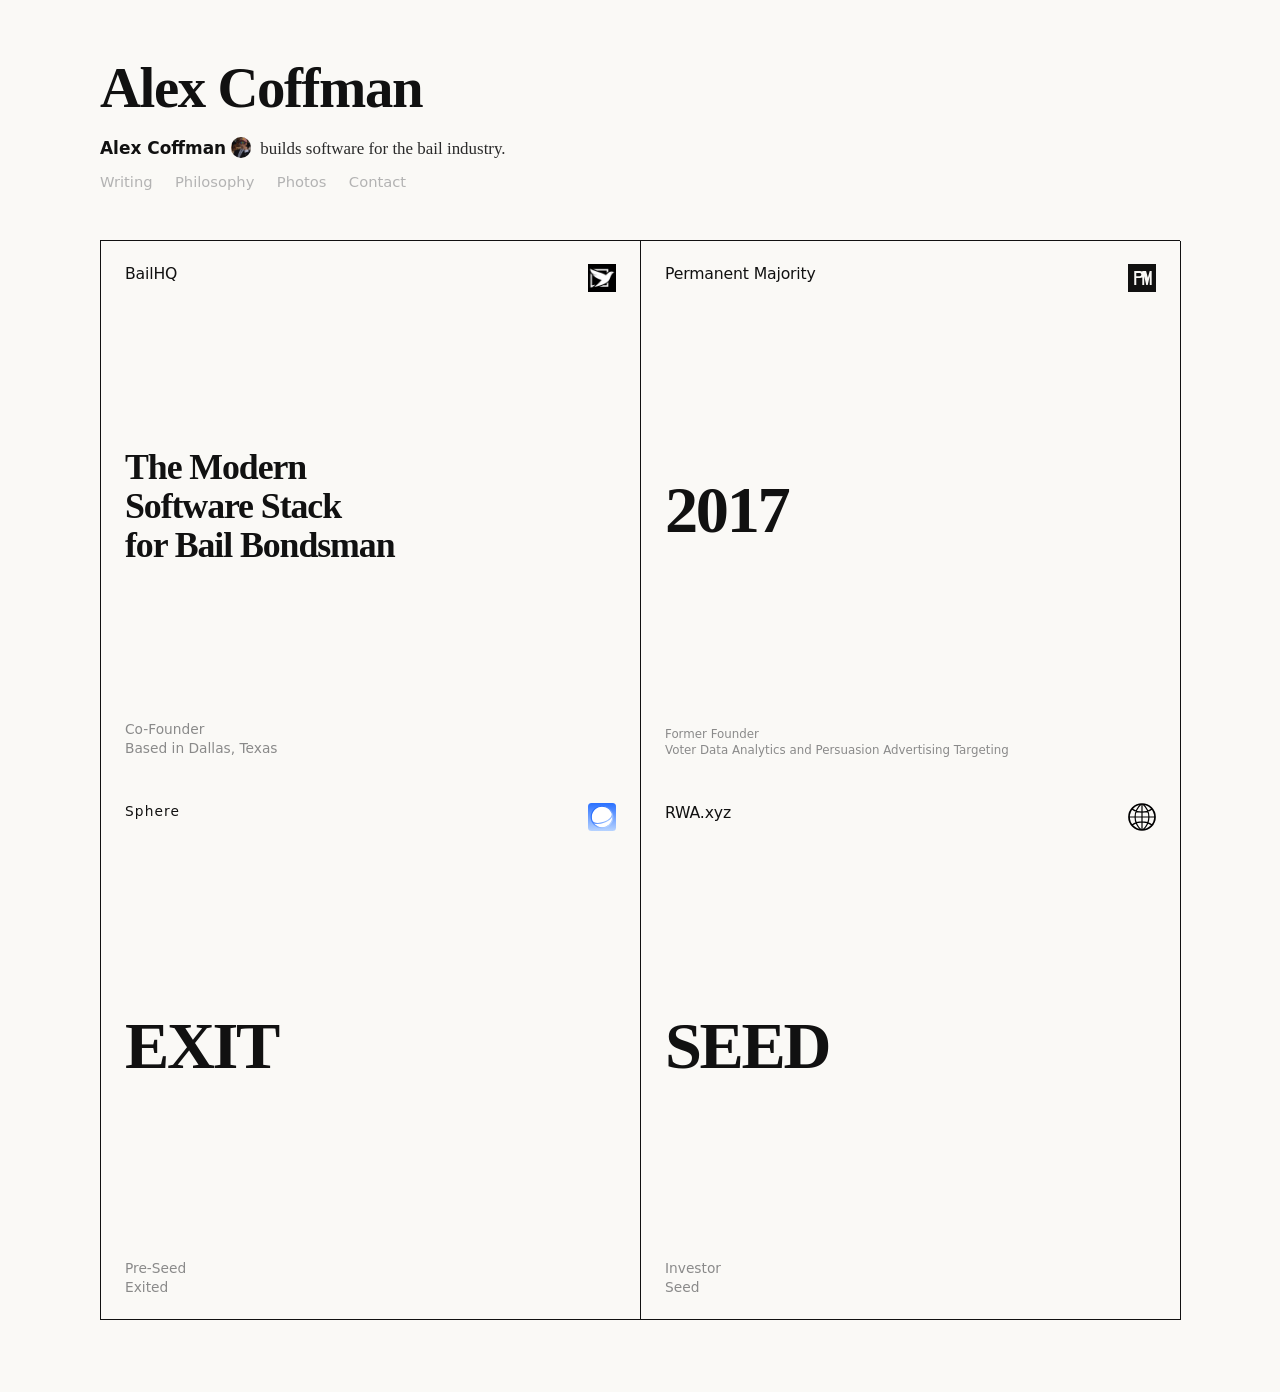
<file: index.html>
<!DOCTYPE html>
<html lang="en">
  <head>
    <meta charset="utf-8" />
    <meta name="viewport" content="width=device-width, initial-scale=1" />
    <title>Alex Coffman</title>
    <meta name="description" content="Alex Coffman builds software for the bail industry." />
    <meta name="theme-color" content="#FAF9F6" />
    <link rel="icon" href="assets/mark.png" />
    <link rel="stylesheet" href="styles.css" />
  </head>
  <body>
    <div class="page">
      <header>
        <h1><a href="https://alexcoffman1.github.io/">Alex Coffman</a></h1>
        <p class="bio">
          <strong>Alex Coffman</strong><img class="avatar" src="assets/alex.jpg" alt="" width="22" height="22" /> builds software for the bail industry.
        </p>
        <nav class="header-nav" aria-label="Site">
          <a href="writing.html">Writing</a>
          <a href="philosophy.html">Philosophy</a>
          <a href="photos.html">Photos</a>
          <a href="contact.html">Contact</a>
        </nav>
      </header>

      <main class="grid">
        <a class="card" href="https://bailhq.us">
          <div class="card-top">
            <span class="company">BailHQ</span>
            <img class="logo" src="assets/bailhq.png" alt="" width="28" height="28" />
          </div>
          <p class="statement">
            The Modern<br />
            Software Stack<br />
            for Bail Bondsman
          </p>
          <p class="meta">
            Co-Founder<br />
            Based in Dallas, Texas
          </p>
        </a>

        <div class="card card--static">
          <div class="card-top">
            <span class="company">Permanent Majority</span>
            <img class="logo" src="assets/pm.svg" alt="" width="28" height="28" />
          </div>
          <div class="figure">2017</div>
          <p class="meta meta--pm">
            Former Founder<br />
            Voter Data Analytics and Persuasion Advertising Targeting
          </p>
        </div>

        <a class="card" href="https://spherepay.co">
          <div class="card-top">
            <span class="company company--sphere">Sphere</span>
            <img class="logo" src="assets/sphere.svg" alt="" width="28" height="28" />
          </div>
          <div class="figure">EXIT</div>
          <p class="meta">
            Pre-Seed<br />
            Exited
          </p>
        </a>

        <a class="card" href="https://rwa.xyz">
          <div class="card-top">
            <span class="company">RWA.xyz</span>
            <img class="logo" src="assets/rwa.svg" alt="" width="28" height="28" />
          </div>
          <div class="figure">SEED</div>
          <p class="meta">
            Investor<br />
            Seed
          </p>
        </a>
      </main>

    </div>
  </body>
</html>
</file>
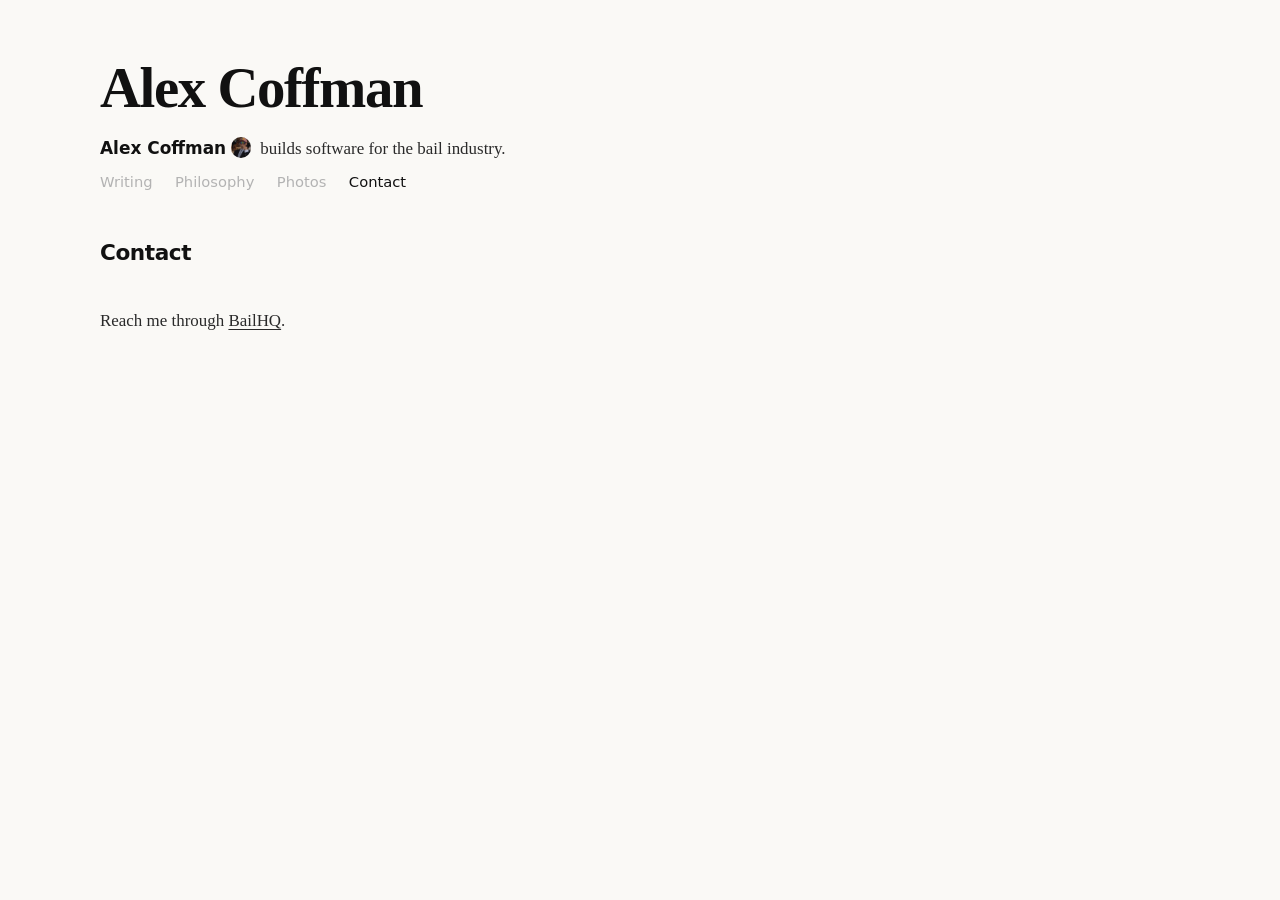
<file: contact.html>
<!DOCTYPE html>
<html lang="en">
  <head>
    <meta charset="utf-8" />
    <meta name="viewport" content="width=device-width, initial-scale=1" />
    <title>Contact — Alex Coffman</title>
    <meta name="description" content="How to reach Alex Coffman." />
    <meta name="theme-color" content="#FAF9F6" />
    <link rel="icon" href="assets/mark.png" />
    <link rel="stylesheet" href="styles.css" />
  </head>
  <body>
    <div class="page">
      <header>
        <h1><a href="https://alexcoffman1.github.io/">Alex Coffman</a></h1>
        <p class="bio">
          <strong>Alex Coffman</strong><img class="avatar" src="assets/alex.jpg" alt="" width="22" height="22" /> builds software for the bail industry.
        </p>
        <nav class="header-nav" aria-label="Site">
          <a href="writing.html">Writing</a>
          <a href="philosophy.html">Philosophy</a>
          <a href="photos.html">Photos</a>
          <a href="contact.html" aria-current="page">Contact</a>
        </nav>
      </header>

      <main class="content">
        <h2 class="page-title">Contact</h2>
        <p class="note">Reach me through <a href="https://bailhq.us">BailHQ</a>.</p>
      </main>
    </div>
  </body>
</html>
</file>
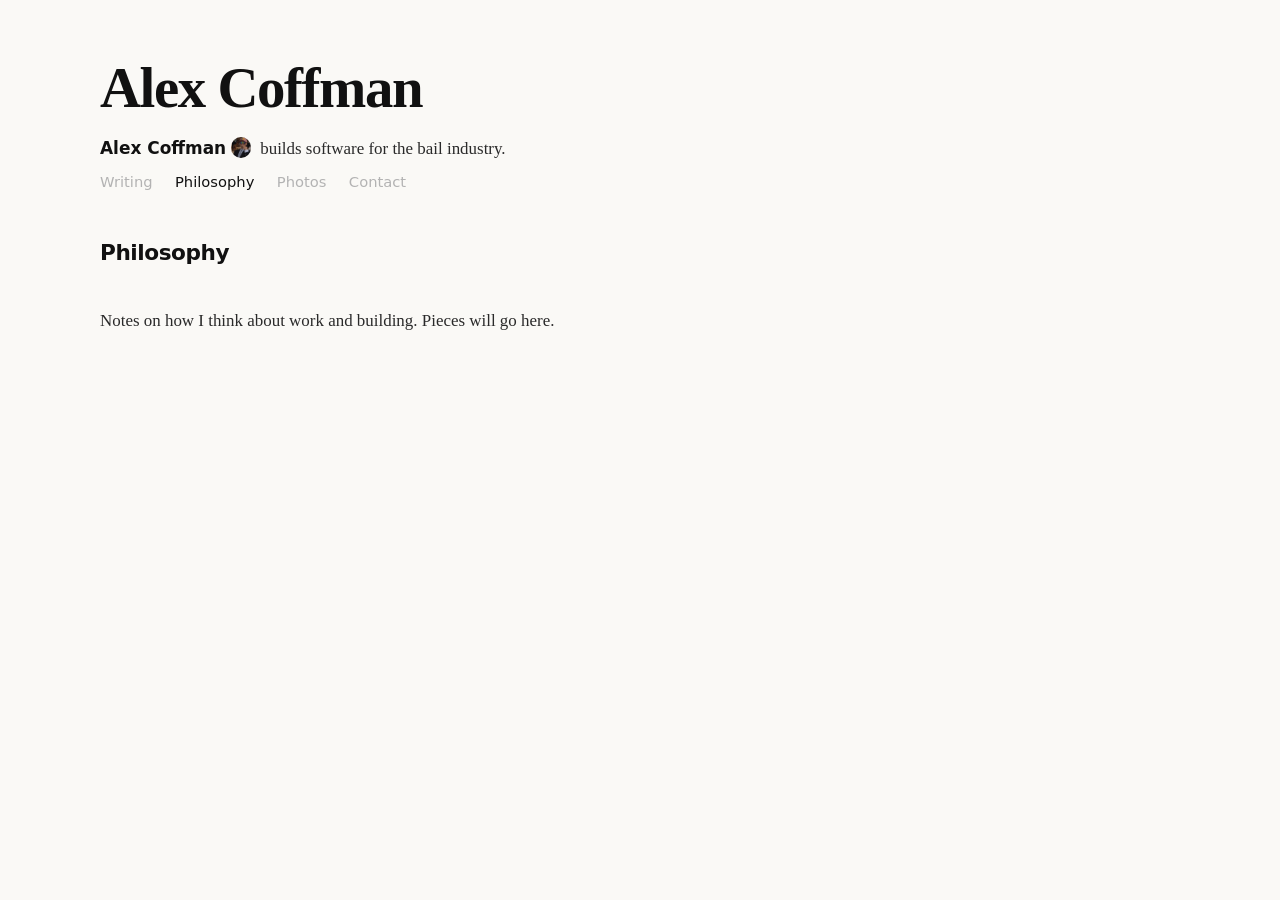
<file: philosophy.html>
<!DOCTYPE html>
<html lang="en">
  <head>
    <meta charset="utf-8" />
    <meta name="viewport" content="width=device-width, initial-scale=1" />
    <title>Philosophy — Alex Coffman</title>
    <meta name="description" content="Notes on how Alex Coffman thinks about work and building." />
    <meta name="theme-color" content="#FAF9F6" />
    <link rel="icon" href="assets/mark.png" />
    <link rel="stylesheet" href="styles.css" />
  </head>
  <body>
    <div class="page">
      <header>
        <h1><a href="https://alexcoffman1.github.io/">Alex Coffman</a></h1>
        <p class="bio">
          <strong>Alex Coffman</strong><img class="avatar" src="assets/alex.jpg" alt="" width="22" height="22" /> builds software for the bail industry.
        </p>
        <nav class="header-nav" aria-label="Site">
          <a href="writing.html">Writing</a>
          <a href="philosophy.html" aria-current="page">Philosophy</a>
          <a href="photos.html">Photos</a>
          <a href="contact.html">Contact</a>
        </nav>
      </header>

      <main class="content">
        <h2 class="page-title">Philosophy</h2>
        <p class="note">Notes on how I think about work and building. Pieces will go here.</p>
      </main>
    </div>
  </body>
</html>
</file>
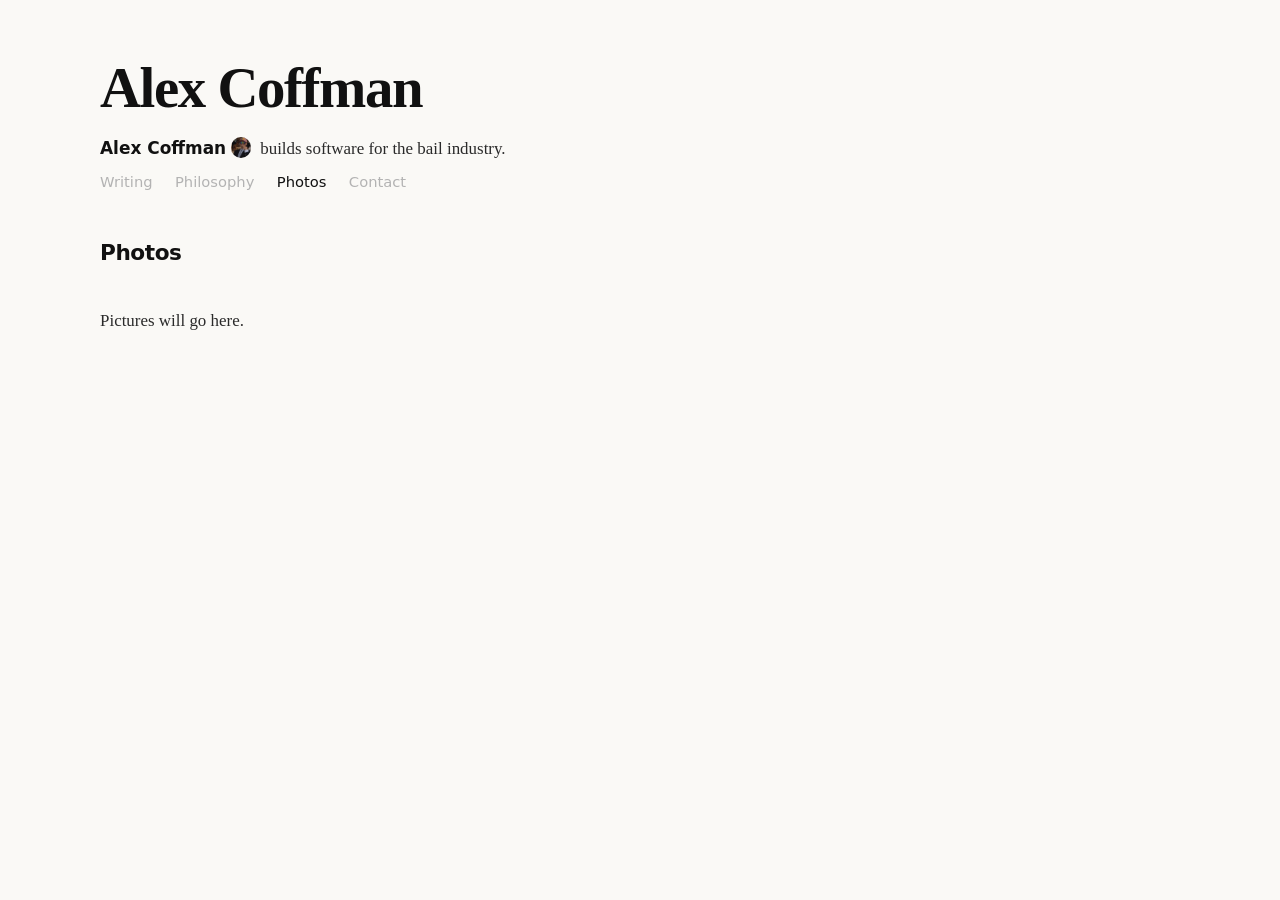
<file: photos.html>
<!DOCTYPE html>
<html lang="en">
  <head>
    <meta charset="utf-8" />
    <meta name="viewport" content="width=device-width, initial-scale=1" />
    <title>Photos — Alex Coffman</title>
    <meta name="description" content="Photographs by Alex Coffman." />
    <meta name="theme-color" content="#FAF9F6" />
    <link rel="icon" href="assets/mark.png" />
    <link rel="stylesheet" href="styles.css" />
  </head>
  <body>
    <div class="page">
      <header>
        <h1><a href="https://alexcoffman1.github.io/">Alex Coffman</a></h1>
        <p class="bio">
          <strong>Alex Coffman</strong><img class="avatar" src="assets/alex.jpg" alt="" width="22" height="22" /> builds software for the bail industry.
        </p>
        <nav class="header-nav" aria-label="Site">
          <a href="writing.html">Writing</a>
          <a href="philosophy.html">Philosophy</a>
          <a href="photos.html" aria-current="page">Photos</a>
          <a href="contact.html">Contact</a>
        </nav>
      </header>

      <main class="content">
        <h2 class="page-title">Photos</h2>
        <p class="note">Pictures will go here.</p>
      </main>
    </div>
  </body>
</html>
</file>
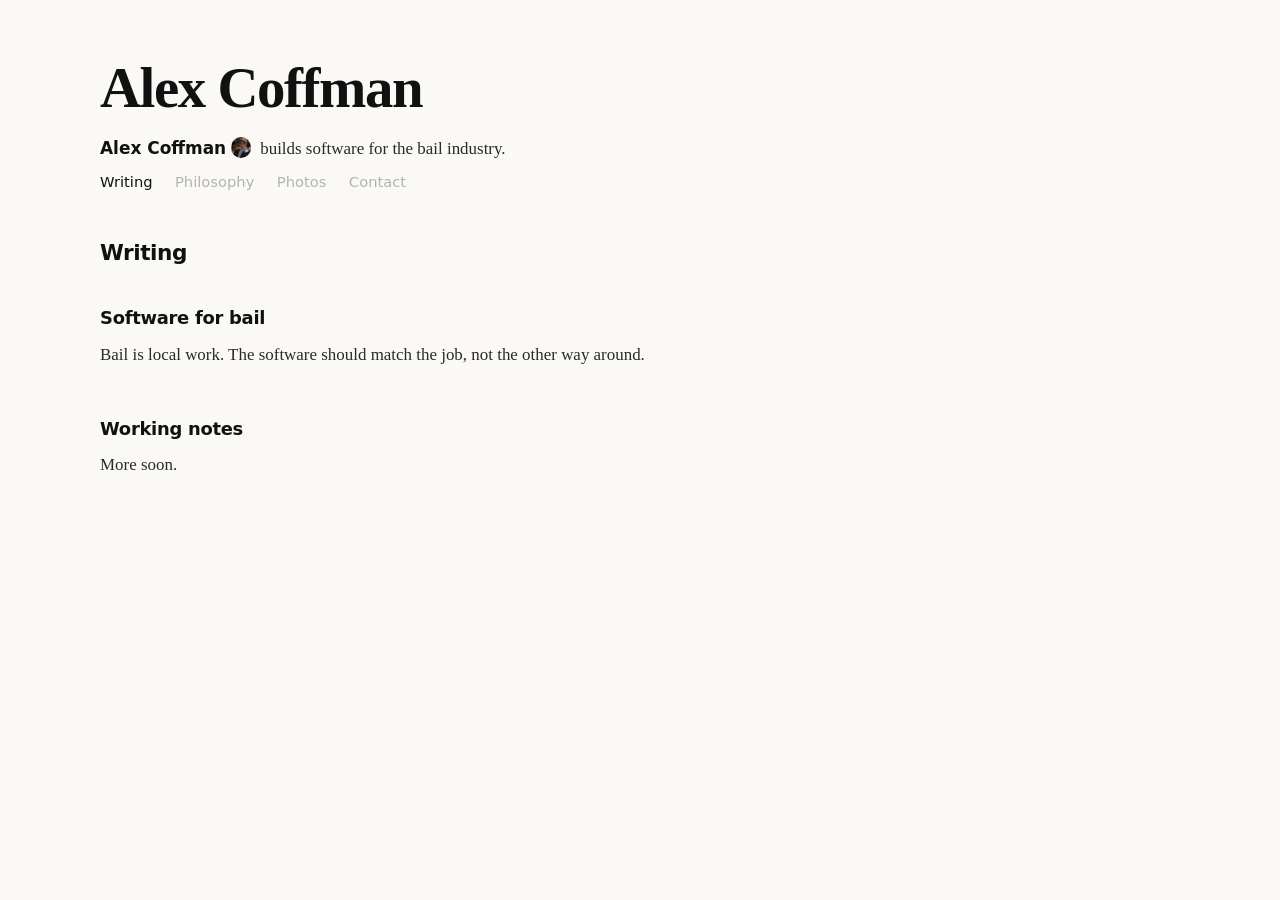
<file: writing.html>
<!DOCTYPE html>
<html lang="en">
  <head>
    <meta charset="utf-8" />
    <meta name="viewport" content="width=device-width, initial-scale=1" />
    <title>Writing — Alex Coffman</title>
    <meta name="description" content="Essays by Alex Coffman." />
    <meta name="theme-color" content="#FAF9F6" />
    <link rel="icon" href="assets/mark.png" />
    <link rel="stylesheet" href="styles.css" />
  </head>
  <body>
    <div class="page">
      <header>
        <h1><a href="https://alexcoffman1.github.io/">Alex Coffman</a></h1>
        <p class="bio">
          <strong>Alex Coffman</strong><img class="avatar" src="assets/alex.jpg" alt="" width="22" height="22" /> builds software for the bail industry.
        </p>
        <nav class="header-nav" aria-label="Site">
          <a href="writing.html" aria-current="page">Writing</a>
          <a href="philosophy.html">Philosophy</a>
          <a href="photos.html">Photos</a>
          <a href="contact.html">Contact</a>
        </nav>
      </header>

      <main class="content">
        <h2 class="page-title">Writing</h2>
        <div class="essay-list">
          <article>
            <h3 class="essay-title">
              <a href="writing/software-for-bail.html">Software for bail</a>
            </h3>
            <p class="essay-summary">
              Bail is local work. The software should match the job, not the other way around.
            </p>
          </article>
          <article>
            <h3 class="essay-title essay-title--soon">Working notes</h3>
            <p class="essay-summary">More soon.</p>
          </article>
        </div>
      </main>
    </div>
  </body>
</html>
</file>
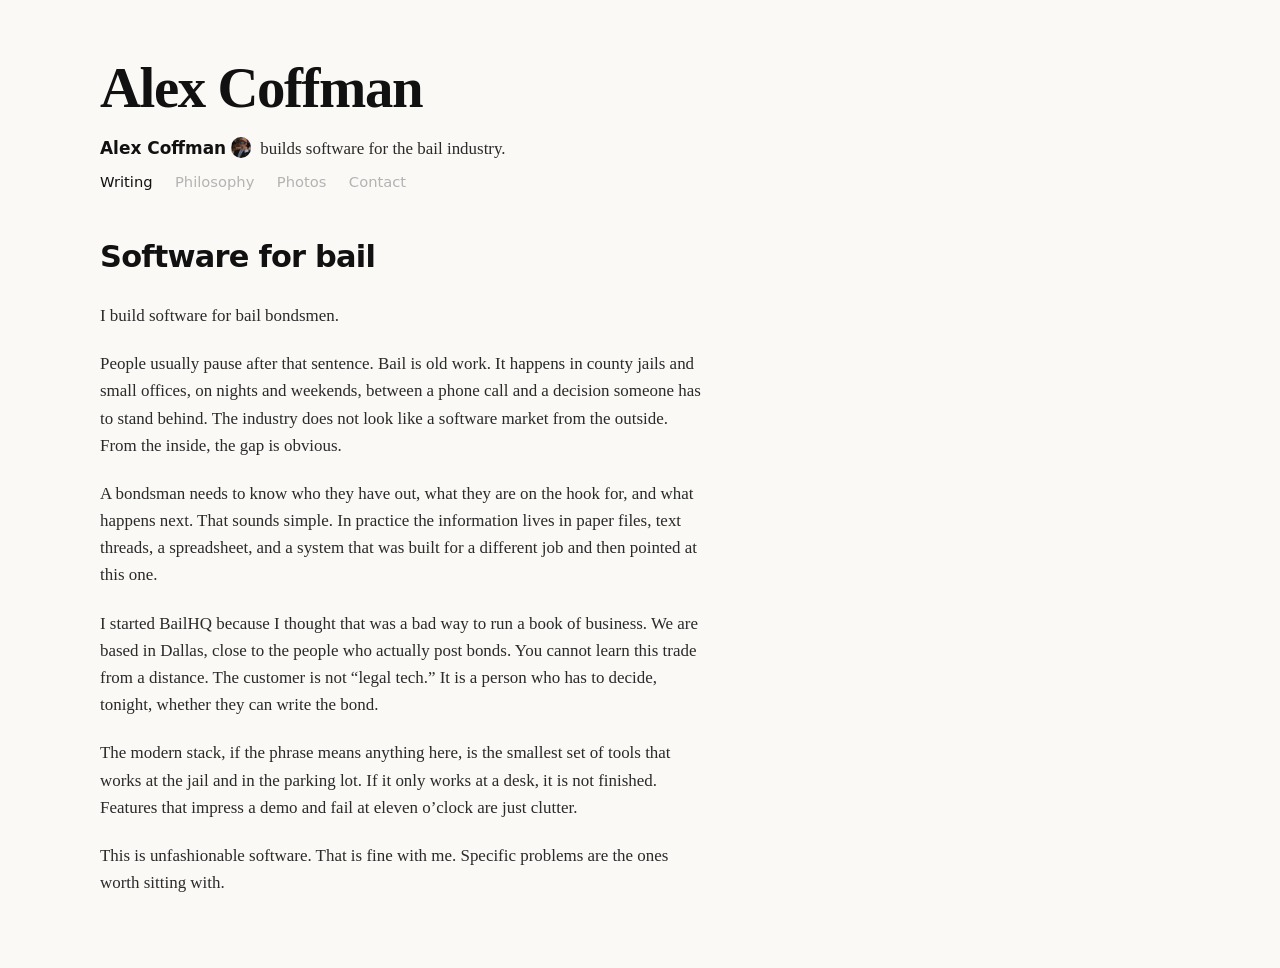
<file: writing/software-for-bail.html>
<!DOCTYPE html>
<html lang="en">
  <head>
    <meta charset="utf-8" />
    <meta name="viewport" content="width=device-width, initial-scale=1" />
    <title>Software for bail — Alex Coffman</title>
    <meta name="description" content="Why the software for bondsmen should match the job, not the other way around." />
    <meta name="theme-color" content="#FAF9F6" />
    <link rel="icon" href="../assets/mark.png" />
    <link rel="stylesheet" href="../styles.css" />
  </head>
  <body>
    <div class="page">
      <header>
        <h1><a href="https://alexcoffman1.github.io/">Alex Coffman</a></h1>
        <p class="bio">
          <strong>Alex Coffman</strong><img class="avatar" src="../assets/alex.jpg" alt="" width="22" height="22" /> builds software for the bail industry.
        </p>
        <nav class="header-nav" aria-label="Site">
          <a href="../writing.html" aria-current="page">Writing</a>
          <a href="../philosophy.html">Philosophy</a>
          <a href="../photos.html">Photos</a>
          <a href="../contact.html">Contact</a>
        </nav>
      </header>

      <main class="content">
        <article>
          <h2 class="essay-heading">Software for bail</h2>
          <div class="prose">
            <p>I build software for bail bondsmen.</p>
            <p>
              People usually pause after that sentence. Bail is old work. It happens in county jails and small offices, on nights and weekends, between a phone call and a decision someone has to stand behind. The industry does not look like a software market from the outside. From the inside, the gap is obvious.
            </p>
            <p>
              A bondsman needs to know who they have out, what they are on the hook for, and what happens next. That sounds simple. In practice the information lives in paper files, text threads, a spreadsheet, and a system that was built for a different job and then pointed at this one.
            </p>
            <p>
              I started BailHQ because I thought that was a bad way to run a book of business. We are based in Dallas, close to the people who actually post bonds. You cannot learn this trade from a distance. The customer is not “legal tech.” It is a person who has to decide, tonight, whether they can write the bond.
            </p>
            <p>
              The modern stack, if the phrase means anything here, is the smallest set of tools that works at the jail and in the parking lot. If it only works at a desk, it is not finished. Features that impress a demo and fail at eleven o’clock are just clutter.
            </p>
            <p>
              This is unfashionable software. That is fine with me. Specific problems are the ones worth sitting with.
            </p>
          </div>
        </article>
      </main>
    </div>
  </body>
</html>
</file>
<file: styles.css>
:root {
  --bg: #faf9f6;
  --ink: #111111;
  --muted: #8a8a8a;
  --bio: #2a2a2a;
  --nav: #b3b3b3;
  --nav-hover: #7a7a7a;
}

* {
  box-sizing: border-box;
  margin: 0;
  padding: 0;
}

html,
body {
  background: var(--bg);
  color: var(--ink);
}

body {
  min-height: 100vh;
  font-family: system-ui, -apple-system, "Segoe UI", sans-serif;
  -webkit-font-smoothing: antialiased;
}

.page {
  width: min(1080px, calc(100% - 4.5rem));
  margin: 0 auto;
  padding: 3.6rem 0 4.5rem;
}

h1 {
  font-family: Georgia, "Iowan Old Style", "Times New Roman", Times, serif;
  font-size: clamp(2.35rem, 5vw, 3.55rem);
  font-weight: 700;
  letter-spacing: -0.025em;
  line-height: 1.05;
}

h1 a {
  color: inherit;
  text-decoration: none;
}

h1 a:focus-visible {
  outline: 2px solid var(--ink);
  outline-offset: 4px;
}

.bio {
  margin-top: 1.1rem;
  max-width: 46rem;
  color: var(--bio);
  font-family: Georgia, "Iowan Old Style", "Times New Roman", Times, serif;
  font-size: 1.06rem;
  line-height: 1.55;
}

.bio strong {
  font-family: system-ui, -apple-system, "Segoe UI", sans-serif;
  font-weight: 700;
  color: var(--ink);
}

.avatar {
  width: 1.2em;
  height: 1.2em;
  margin: 0 0.28em;
  border-radius: 50%;
  object-fit: cover;
  display: inline-block;
  vertical-align: -0.22em;
}

.header-nav {
  display: flex;
  flex-wrap: wrap;
  gap: 0.15rem 1.4rem;
  margin-top: 0.7rem;
  color: var(--nav);
  font-size: 0.92rem;
}

.header-nav a {
  color: inherit;
  text-decoration: none;
}

.header-nav a:hover {
  color: var(--nav-hover);
}

.header-nav a[aria-current="page"] {
  color: var(--ink);
}

.header-nav a:focus-visible {
  outline: 1px solid #8a8a8a;
  outline-offset: 3px;
}

.grid {
  display: grid;
  grid-template-columns: repeat(2, 1fr);
  margin-top: 3.1rem;
  border-top: 1px solid var(--ink);
  border-left: 1px solid var(--ink);
}

.card {
  aspect-ratio: 1 / 1;
  display: flex;
  flex-direction: column;
  justify-content: space-between;
  padding: 1.45rem 1.5rem 1.3rem;
  border-right: 1px solid var(--ink);
  border-bottom: 1px solid var(--ink);
  background: var(--bg);
  color: inherit;
  text-decoration: none;
  transition: background 160ms ease;
  container-type: inline-size;
}

.card:hover {
  background: #f3f1eb;
}

.card:focus-visible {
  outline: 2px solid var(--ink);
  outline-offset: -3px;
}

.card--static {
  cursor: default;
}

.card-top {
  display: flex;
  align-items: flex-start;
  justify-content: space-between;
  gap: 0.75rem;
}

.company {
  font-size: 0.98rem;
  font-weight: 500;
  letter-spacing: -0.01em;
}

.company--sphere {
  font-size: 0.86rem;
  font-weight: 400;
  letter-spacing: 0.08em;
}

.logo {
  width: 28px;
  height: 28px;
  object-fit: contain;
  flex-shrink: 0;
  display: block;
}

.figure {
  font-family: Georgia, "Iowan Old Style", "Times New Roman", Times, serif;
  font-size: clamp(2.7rem, 6.4vw, 4.15rem);
  font-weight: 700;
  letter-spacing: -0.035em;
  line-height: 0.92;
  white-space: nowrap;
}

.figure span {
  font-size: 0.38em;
  letter-spacing: -0.02em;
  margin-left: 0.06em;
}

.statement {
  font-family: Georgia, "Iowan Old Style", "Times New Roman", Times, serif;
  font-size: clamp(1.32rem, 7.3cqi, 2.28rem);
  font-weight: 700;
  letter-spacing: -0.03em;
  line-height: 1.08;
}

.meta {
  color: var(--muted);
  font-size: 0.86rem;
  line-height: 1.4;
}

.meta--pm {
  font-size: 0.74rem;
  line-height: 1.32;
  overflow-wrap: break-word;
  text-wrap: pretty;
}

.content {
  max-width: 38rem;
  margin-top: 3.1rem;
}

.page-title {
  font-size: 1.35rem;
  font-weight: 700;
  letter-spacing: -0.02em;
  line-height: 1.2;
  margin-bottom: 2.6rem;
}

.essay-list {
  display: flex;
  flex-direction: column;
  gap: 3.1rem;
}

.essay-title {
  font-size: 1.12rem;
  font-weight: 700;
  letter-spacing: -0.015em;
  line-height: 1.25;
}

.essay-title a {
  color: inherit;
  text-decoration: none;
}

.essay-title a:hover {
  text-decoration: underline;
  text-underline-offset: 0.16em;
}

.essay-title a:focus-visible {
  outline: 2px solid var(--ink);
  outline-offset: 3px;
}

.essay-title--soon {
  color: var(--ink);
}

.essay-summary,
.note,
.prose {
  color: var(--bio);
  font-family: Georgia, "Iowan Old Style", "Times New Roman", Times, serif;
  font-size: 1.06rem;
  line-height: 1.6;
}

.essay-summary {
  margin-top: 0.7rem;
}

.note a,
.prose a {
  color: inherit;
  text-underline-offset: 0.16em;
}

.note a:focus-visible,
.prose a:focus-visible {
  outline: 2px solid var(--ink);
  outline-offset: 3px;
}

.essay-heading {
  font-size: clamp(1.55rem, 3.2vw, 1.9rem);
  font-weight: 700;
  letter-spacing: -0.025em;
  line-height: 1.15;
  margin-bottom: 1.7rem;
}

.prose p + p {
  margin-top: 1.25em;
}

@media (max-width: 640px) {
  .page {
    width: min(1080px, calc(100% - 2.4rem));
    padding-top: 2.4rem;
  }

  .grid {
    grid-template-columns: 1fr;
  }

  .card {
    padding: 1.3rem 1.25rem 1.15rem;
  }
}

@media (prefers-reduced-motion: reduce) {
  .card {
    transition: none;
  }
}
</file>
